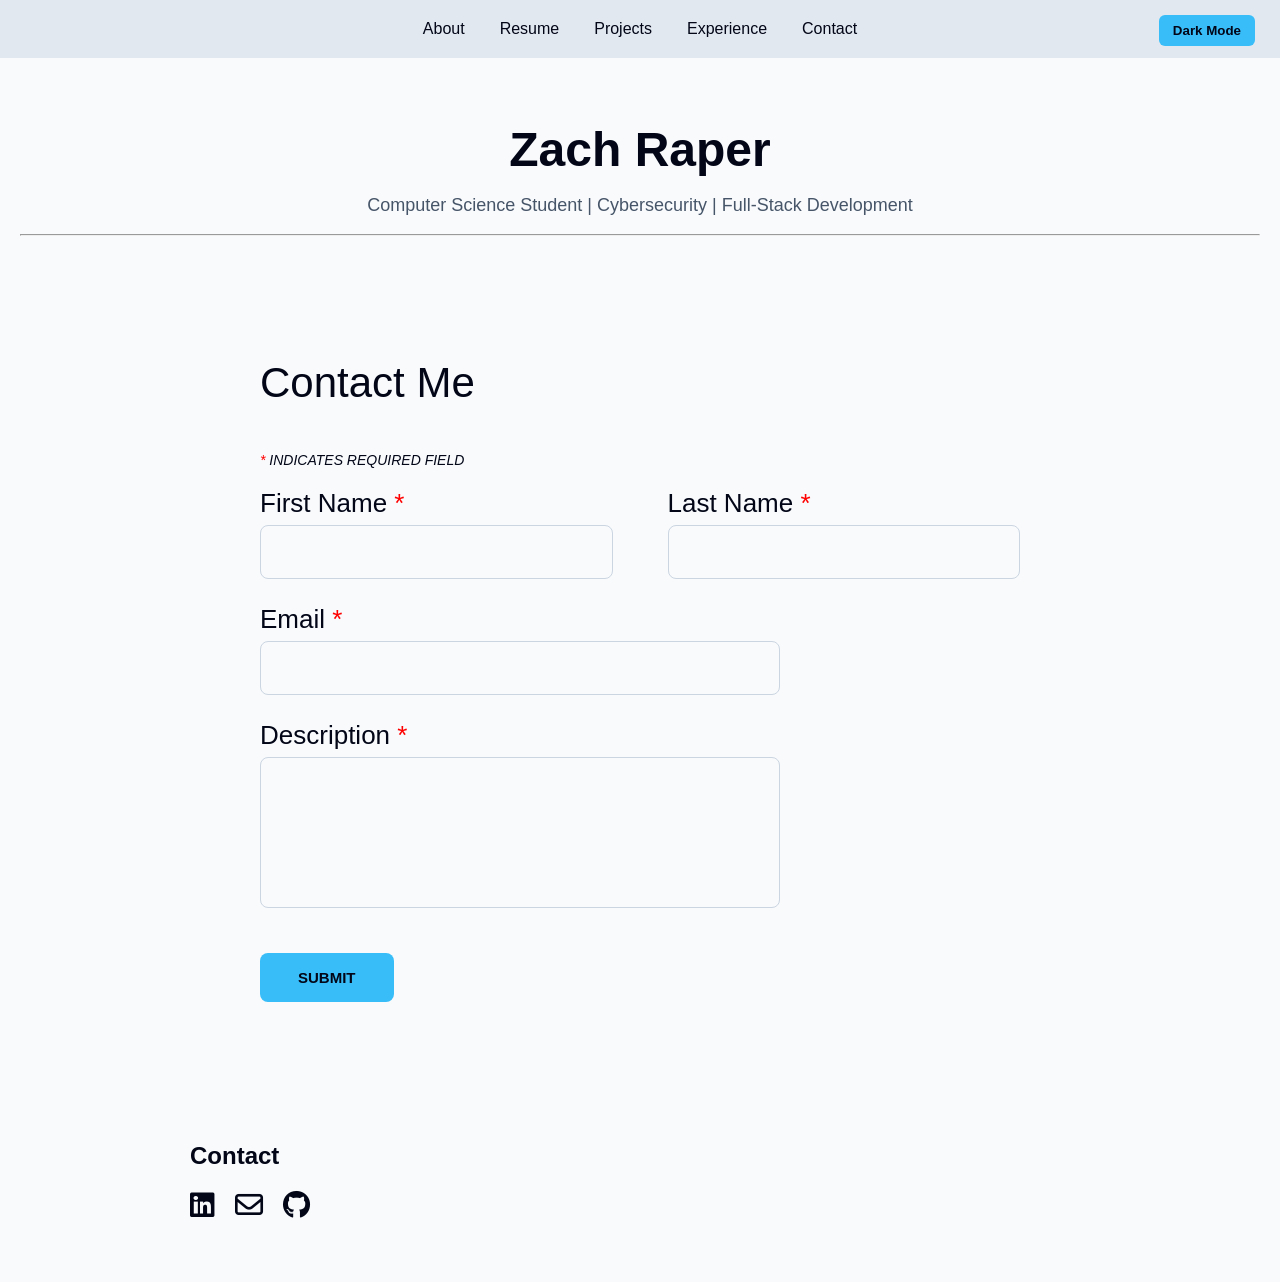
<file: contact.html>
<!DOCTYPE html>
<html lang="en">

    <head>
        <meta charset="UTF-8">
        <meta name="viewport" content="width=device-width, initial-scale=1.0">
        <title>Contact Me</title>

        <link rel="stylesheet" href="style.css">
        <link rel="stylesheet" href="https://cdnjs.cloudflare.com/ajax/libs/font-awesome/6.5.1/css/all.min.css">
    </head>
    <body>

        <nav>
            <ul>
                <li><a href="https://raperzac05-crypto.github.io/portfolio/">About</a></li>
                <li><a href="https://raperzac05-crypto.github.io/portfolio/resume.html">Resume</a></li>
                <li><a href="https://raperzac05-crypto.github.io/portfolio/projects.html">Projects</a></li>
                <li><a href="https://raperzac05-crypto.github.io/portfolio/experience.html">Experience</a></li>
                <li><a href="https://raperzac05-crypto.github.io/portfolio/contact.html">Contact</a></li>
            </ul>

            <button id="theme-toggle" class="theme-toggle">Light Mode</button>
        </nav>

        <header class="hero fade-in">
            <h1>Zach Raper</h1>
            <p>Computer Science Student | Cybersecurity | Full-Stack Development</p>
            <hr>
        </header>
        
    <section id="contact" class="fade-in contact-section">
        <h2>Contact Me</h2>

        <p class="required-note"><span>*</span> INDICATES REQUIRED FIELD</p>

        <form class="contact-form" action="https://formspree.io/f/meenjqej" method="POST">

        <div class="form-row">
            <div class="form-group">
                <label>First Name <span>*</span></label>
                <input type="text" name="first_name" required>
            </div>

            <div class="form-group">
                <label>Last Name <span>*</span></label>
                <input type="text" name="last_name" required>
            </div>
        </div>

        <div class="form-group full-width">
            <label>Email <span>*</span></label>
            <input type="email" name="email" required>
        </div>

        <div class="form-group full-width">
            <label>Description <span>*</span></label>
            <textarea name="description" required></textarea>
        </div>

        <button type="submit">SUBMIT</button>
    </form>
</section>
        </section>
        </form>

        <section class="fade-in" id="contact">
        <h2>Contact</h2>

        <div class="contact-icons">
            <a href="https://www.linkedin.com/in/zachary-raper-7a3034391/" target="_blank">
                <i class="fa-brands fa-linkedin"></i>
            </a>

            <a href="mailto:raperzac05@gmail.com">
                <i class="fa-regular fa-envelope"></i>
            </a>

            <a href="https://github.com/raperzac05-crypto" target="_blank">
                <i class="fa-brands fa-github"></i>
            </a>
        </div>
    </section>
    <script src="script.js"></script>
    </body>
</html>
</file>
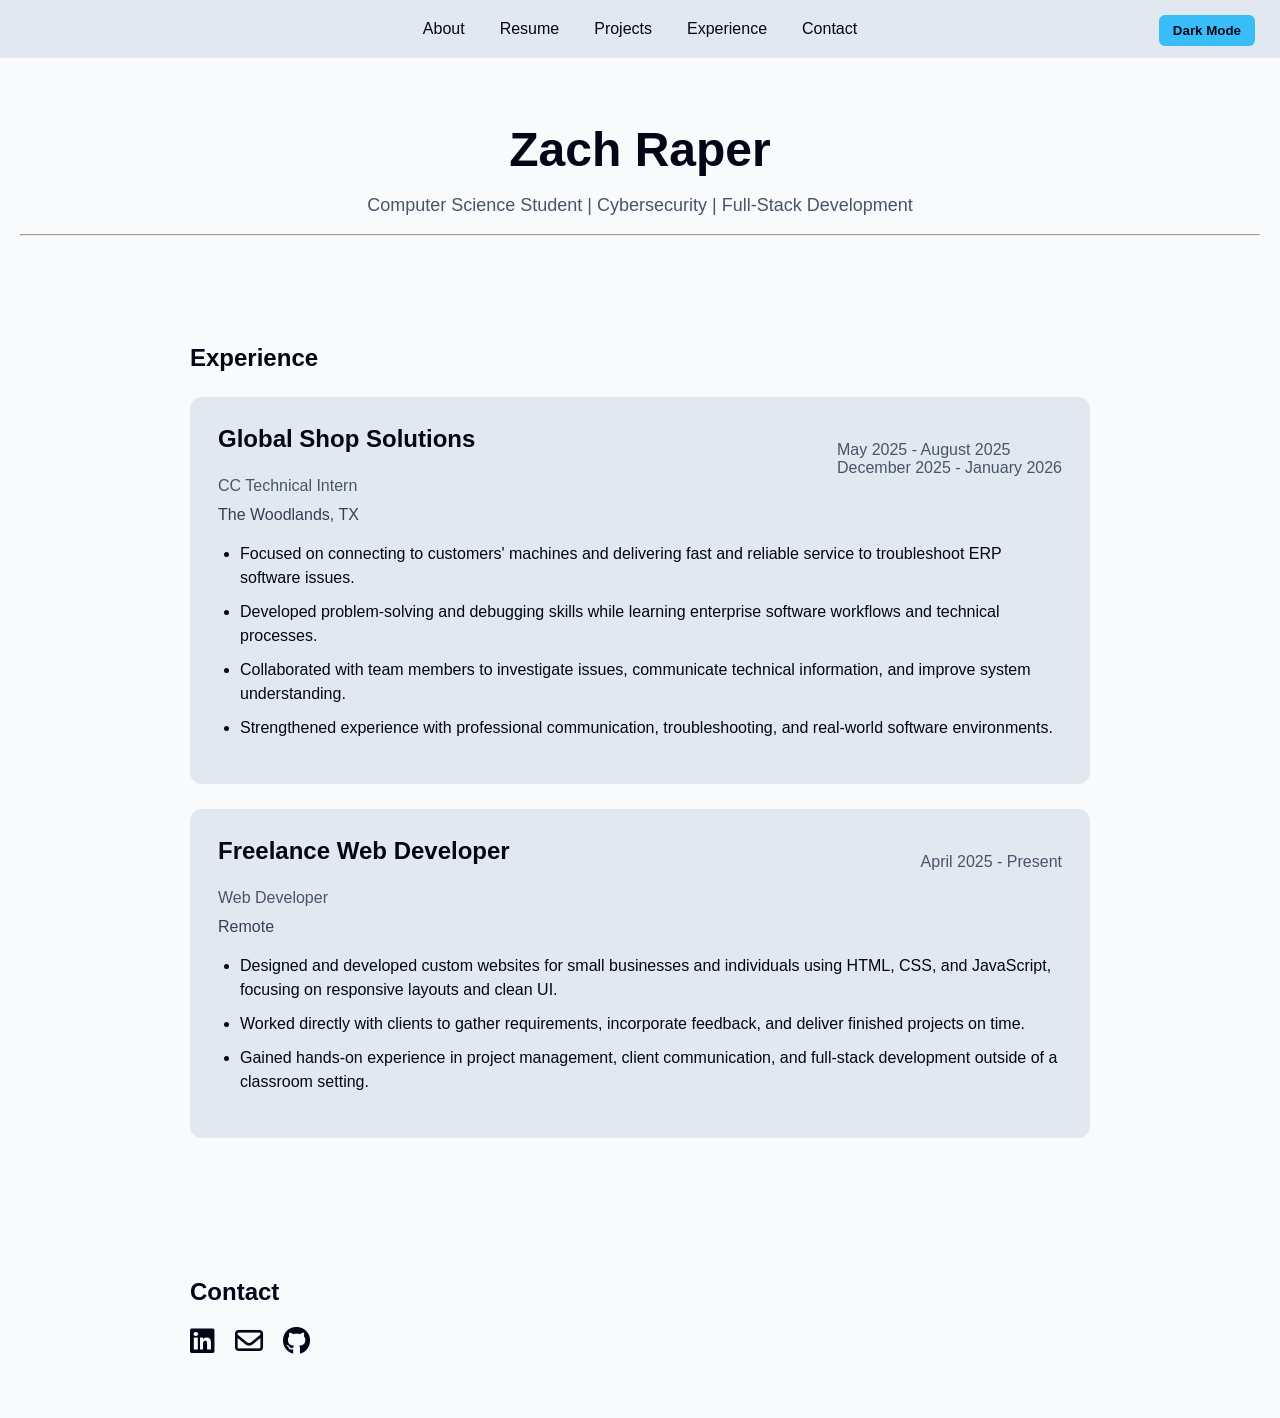
<file: experience.html>
<!DOCTYPE html>
<html lang="en">

    <head>
        <meta charset="UTF-8">
        <meta name="viewport" content="width=device-width, initial-scale=1.0">
        <title>Projects</title>

        <link rel="stylesheet" href="style.css">
        <link rel="stylesheet" href="https://cdnjs.cloudflare.com/ajax/libs/font-awesome/6.5.1/css/all.min.css">
    </head>
    <body>

        <nav>
            <ul>
                <li><a href="https://raperzac05-crypto.github.io/portfolio/">About</a></li>
                <li><a href="https://raperzac05-crypto.github.io/portfolio/resume.html">Resume</a></li>
                <li><a href="https://raperzac05-crypto.github.io/portfolio/projects.html">Projects</a></li>
                <li><a href="https://raperzac05-crypto.github.io/portfolio/experience.html">Experience</a></li>
                <li><a href="https://raperzac05-crypto.github.io/portfolio/contact.html">Contact</a></li>
            </ul>

            <button id="theme-toggle" class="theme-toggle">Light Mode</button>
        </nav>

        <header class="hero fade-in">
            <h1>Zach Raper</h1>
            <p>Computer Science Student | Cybersecurity | Full-Stack Development</p>
            <hr>
        </header>   

    <section id="experience" class="fade-in">
        <h2>Experience</h2>

        <div class="experience-card">
            <div class="experience-header">
                <div>
                    <h3>Global Shop Solutions</h3>
                    <p class="role">CC Technical Intern</p>
                </div>

                <p class="date">
                    May 2025 - August 2025<br>
                    December 2025 - January 2026
                </p>
            </div>

            <p class="location">The Woodlands, TX</p>

            <ul>
                <li>Focused on connecting to customers' machines and delivering fast and reliable service to troubleshoot ERP software issues.</li>

                <li>Developed problem-solving and debugging skills while learning enterprise software workflows and technical processes.</li>

                <li>Collaborated with team members to investigate issues, communicate technical information, and improve system understanding.</li>

                <li>Strengthened experience with professional communication, troubleshooting, and real-world software environments.</li>
            </ul>
        </div>
    
    <div class="experience-card">
        <div class="experience-header">
            <div>
                <h3>Freelance Web Developer</h3>
                <p class="role">Web Developer</p>
            </div>

            <p class="date">
                April 2025 - Present<br>
            </p>
        </div>

        <p class="location">Remote</p>

            <ul>
                <li>Designed and developed custom websites for small businesses and individuals using HTML, CSS, and JavaScript, focusing on responsive layouts and clean UI.</li>

                <li>Worked directly with clients to gather requirements, incorporate feedback, and deliver finished projects on time.</li>

                <li>Gained hands-on experience in project management, client communication, and full-stack development outside of a classroom setting.</li>
            </ul>
        </div>
    </section>
    
    <section class="fade-in" id="contact">
        <h2>Contact</h2>

        <div class="contact-icons">
            <a href="https://www.linkedin.com/in/zachary-raper-7a3034391/" target="_blank">
                <i class="fa-brands fa-linkedin"></i>
            </a>

            <a href="mailto:raperzac05@gmail.com">
                <i class="fa-regular fa-envelope"></i>
            </a>

            <a href="https://github.com/raperzac05-crypto" target="_blank">
                <i class="fa-brands fa-github"></i>
            </a>
        </div>
    </section>
    <script src="script.js"></script>
    </body>
</html>
</file>
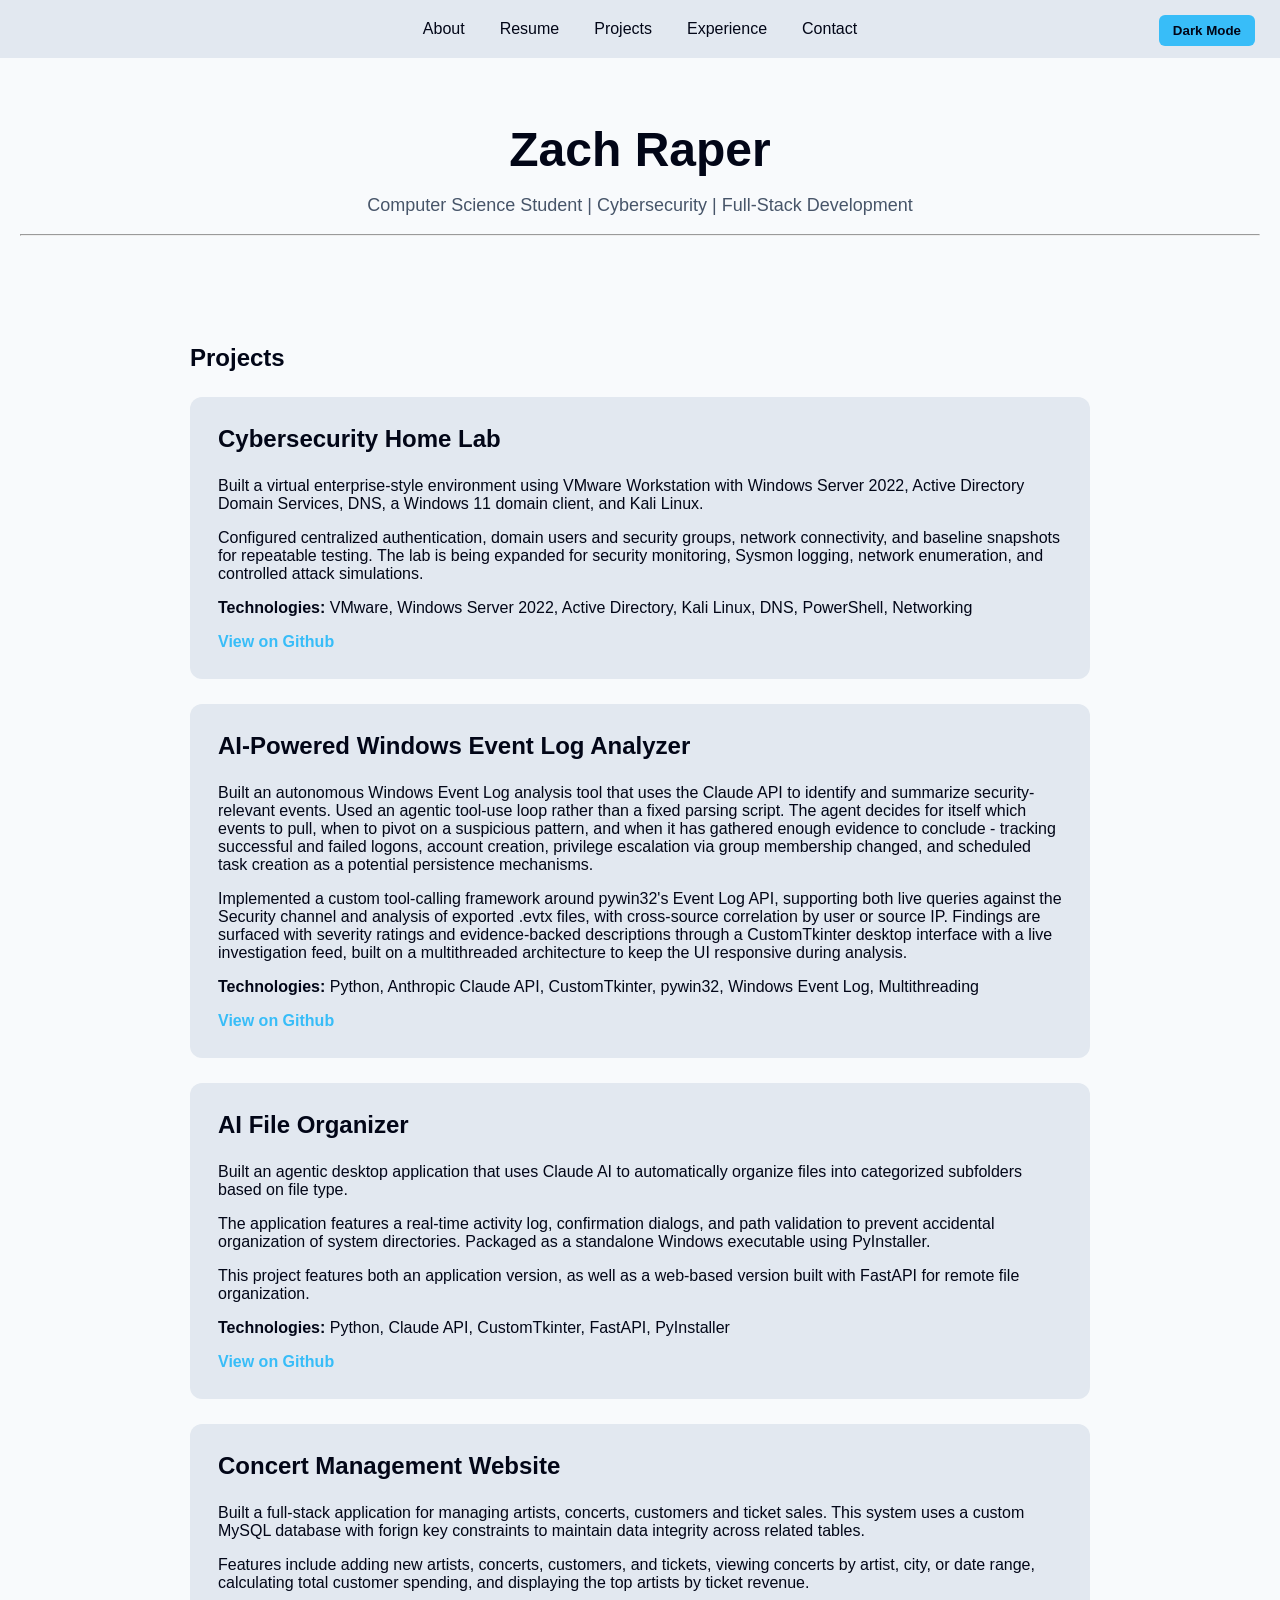
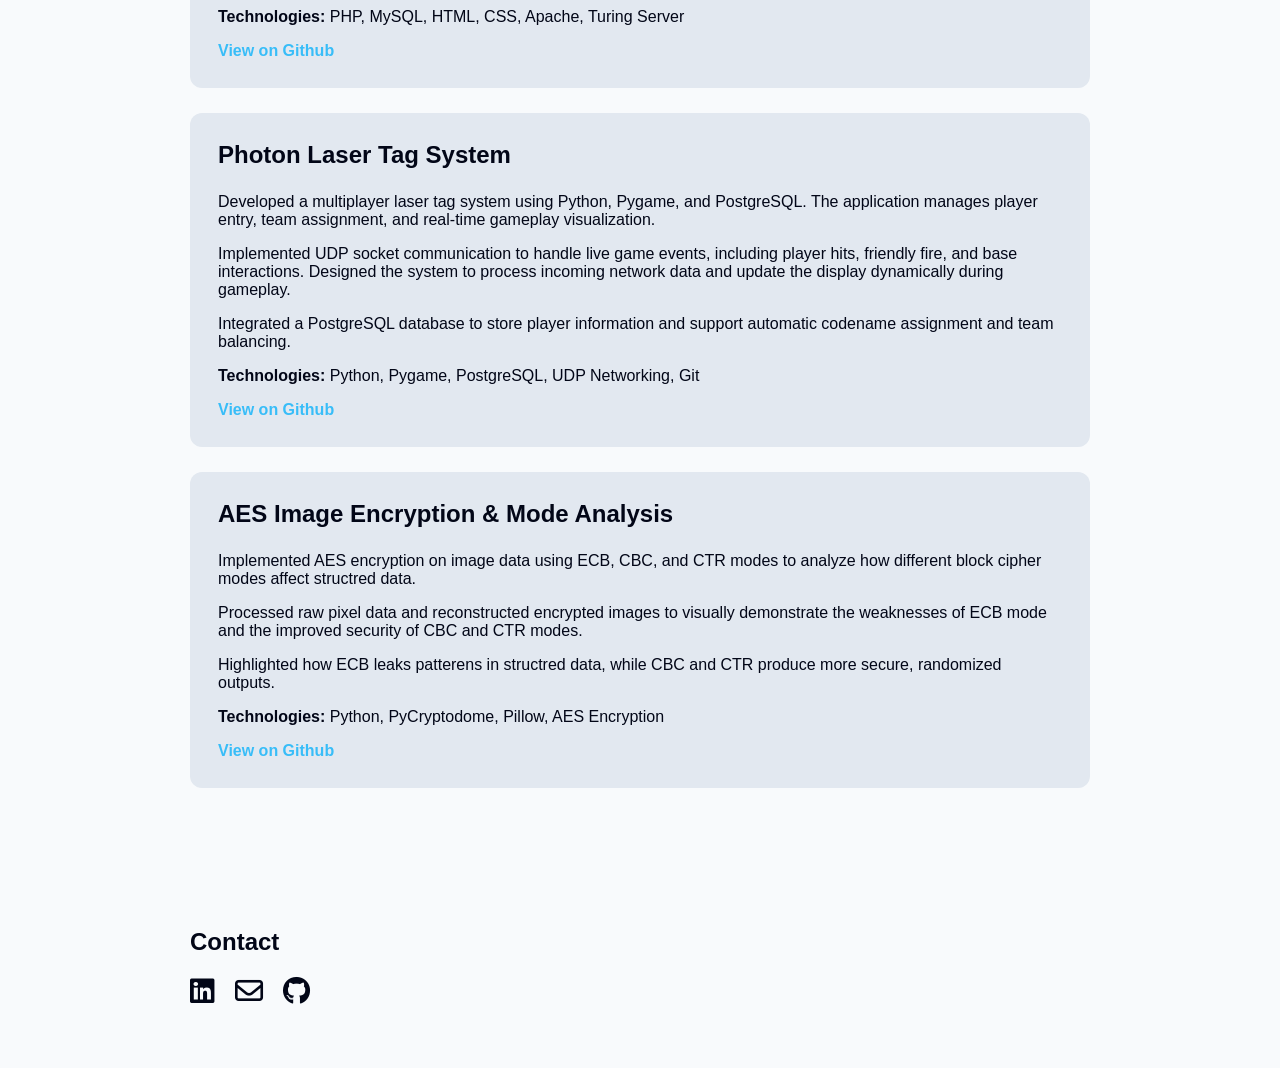
<file: projects.html>
<!DOCTYPE html>
<html lang="en">

    <head>
        <meta charset="UTF-8">
        <meta name="viewport" content="width=device-width, initial-scale=1.0">
        <title>Projects</title>

        <link rel="stylesheet" href="style.css">
        <link rel="stylesheet" href="https://cdnjs.cloudflare.com/ajax/libs/font-awesome/6.5.1/css/all.min.css">
    </head>
    <body>

        <nav>
            <ul>
                <li><a href="https://raperzac05-crypto.github.io/portfolio/">About</a></li>
                <li><a href="https://raperzac05-crypto.github.io/portfolio/resume.html">Resume</a></li>
                <li><a href="https://raperzac05-crypto.github.io/portfolio/projects.html">Projects</a></li>
                <li><a href="https://raperzac05-crypto.github.io/portfolio/experience.html">Experience</a></li>
                <li><a href="https://raperzac05-crypto.github.io/portfolio/contact.html">Contact</a></li>
            </ul>

            <button id="theme-toggle" class="theme-toggle">Light Mode</button>
        </nav>

        <header class="hero fade-in">
            <h1>Zach Raper</h1>
            <p>Computer Science Student | Cybersecurity | Full-Stack Development</p>
            <hr>
        </header>   


<section class="fade-in" id="projects">
        <h2>Projects</h2>

        <div class="project-card">
            <h3>Cybersecurity Home Lab</h3>

            <p>
                Built a virtual enterprise-style environment using VMware Workstation with Windows Server 2022,
                Active Directory Domain Services, DNS, a Windows 11 domain client, and Kali Linux. 
            </p>

            <p>
                Configured centralized authentication, domain users and security groups, network connectivity, and 
                baseline snapshots for repeatable testing. The lab is being expanded for security monitoring, 
                Sysmon logging, network enumeration, and controlled attack simulations.
            </p>

            <p>
                <strong>Technologies:</strong> VMware, Windows Server 2022, Active Directory, Kali Linux, DNS, PowerShell, Networking
            </p>
            
            <a href="https://github.com/raperzac05-crypto/Cybersecurirty-Home-Lab" target="_blank">View on Github</a>
        </div>

        <div class="project-card">
            <h3>AI-Powered Windows Event Log Analyzer</h3>

            <p>
                Built an autonomous Windows Event Log analysis tool that uses the Claude API to identify and summarize 
                security-relevant events. Used an agentic tool-use loop rather than a fixed parsing script. The agent decides
                for itself which events to pull, when to pivot on a suspicious pattern, and when it has gathered enough evidence
                to conclude - tracking successful and failed logons, account creation, privilege escalation via group membership changed,
                and scheduled task creation as a potential persistence mechanisms.
            </p>

            <p>
                Implemented a custom tool-calling framework around pywin32's Event Log API, supporting both live queries
                against the Security channel and analysis of exported .evtx files, with cross-source correlation by user
                or source IP. Findings are surfaced with severity ratings and evidence-backed descriptions through a
                CustomTkinter desktop interface with a live investigation feed, built on a multithreaded architecture to
                keep the UI responsive during analysis.
            </p>

            <p>
                <strong>Technologies:</strong> Python, Anthropic Claude API, CustomTkinter, pywin32, Windows Event Log,
                Multithreading
            </p>

            <a href="https://github.com/raperzac05-crypto/windows-log-analysis" target="_blank">View on Github</a>
        </div>

        <div class="project-card">
            <h3>AI File Organizer</h3>
            <p>
                Built an agentic desktop application that uses Claude AI to automatically 
                organize files into categorized subfolders based on file type.
            </p>

            <p>
                The application features a real-time activity log, confirmation dialogs, 
                and path validation to prevent accidental organization of system directories.
                Packaged as a standalone Windows executable using PyInstaller.
            </p>

            <p>
                This project features both an application version, as well as a web-based version built with FastAPI 
                for remote file organization.
            </p>

            <p>
                <strong>Technologies:</strong> Python, Claude API, CustomTkinter, FastAPI, PyInstaller
            </p>

            <a href="https://github.com/raperzac05-crypto/AI-File-Organizer" target="_blank">View on Github</a>
        </div>

        <div class = "project-card">
            <h3>Concert Management Website</h3>

            <p>
                Built a full-stack application for managing artists, concerts,
                customers and ticket sales. This system uses a custom MySQL database
                with forign key constraints to maintain data integrity across related tables. 
            </p>

            <p>
                Features include adding new artists, concerts, customers, and tickets,
                viewing concerts by artist, city, or date range, calculating total customer spending,
                and displaying the top artists by ticket revenue.
            </p>

            <p>
                <strong>Technologies:</strong> PHP, MySQL, HTML, CSS, Apache, Turing Server
            </p>

            <a href="https://github.com/raperzac05-crypto/concert-management-website" target="_blank">View on Github</a>
        </div>

        <div class="project-card">
            <h3>Photon Laser Tag System</h3>

            <p>
                Developed a multiplayer laser tag system using Python, Pygame, and PostgreSQL.
                The application manages player entry, team assignment, and real-time gameplay
                visualization.
            </p>

            <p>
                Implemented UDP socket communication to handle live game events, including player hits,
                friendly fire, and base interactions. Designed the system to process incoming network
                data and update the display dynamically during gameplay.
            </p>

            <p>
                Integrated a PostgreSQL database to store player information and support automatic
                codename assignment and team balancing.
            </p>

            <p>
                <strong>Technologies:</strong> Python, Pygame, PostgreSQL, UDP Networking, Git
            </p>
            <a href="https://github.com/raperzac05-crypto/Photon-Team10-Repository" target="_blank">View on Github</a>
        </div>

        <div class="project-card">
            <h3>AES Image Encryption & Mode Analysis</h3>

            <p>
                Implemented AES encryption on image data using ECB, CBC, and CTR modes
                to analyze how different block cipher modes affect structred data.
            </p>

            <p>
                Processed raw pixel data and reconstructed encrypted images to visually
                demonstrate the weaknesses of ECB mode and the improved security of CBC
                and CTR modes.
            </p>

            <p>
                Highlighted how ECB leaks patterens in structred data, while CBC and CTR
                produce more secure, randomized outputs.
            </p>

            <p>
                <strong>Technologies:</strong> Python, PyCryptodome, Pillow, AES Encryption
            </p>
            <a href="https://github.com/raperzac05-crypto/AES-Image-Encryption-Mode-Analysis" target="_blank">View on Github</a>
        </div>

        
    </section>
    <section class="fade-in" id="contact">
        <h2>Contact</h2>

        <div class="contact-icons">
            <a href="https://www.linkedin.com/in/zachary-raper-7a3034391/" target="_blank">
                <i class="fa-brands fa-linkedin"></i>
            </a>

            <a href="mailto:raperzac05@gmail.com">
                <i class="fa-regular fa-envelope"></i>
            </a>

            <a href="https://github.com/raperzac05-crypto" target="_blank">
                <i class="fa-brands fa-github"></i>
            </a>
        </div>
    </section>
    <script src="script.js"></script>
    </body>
</html>
</file>
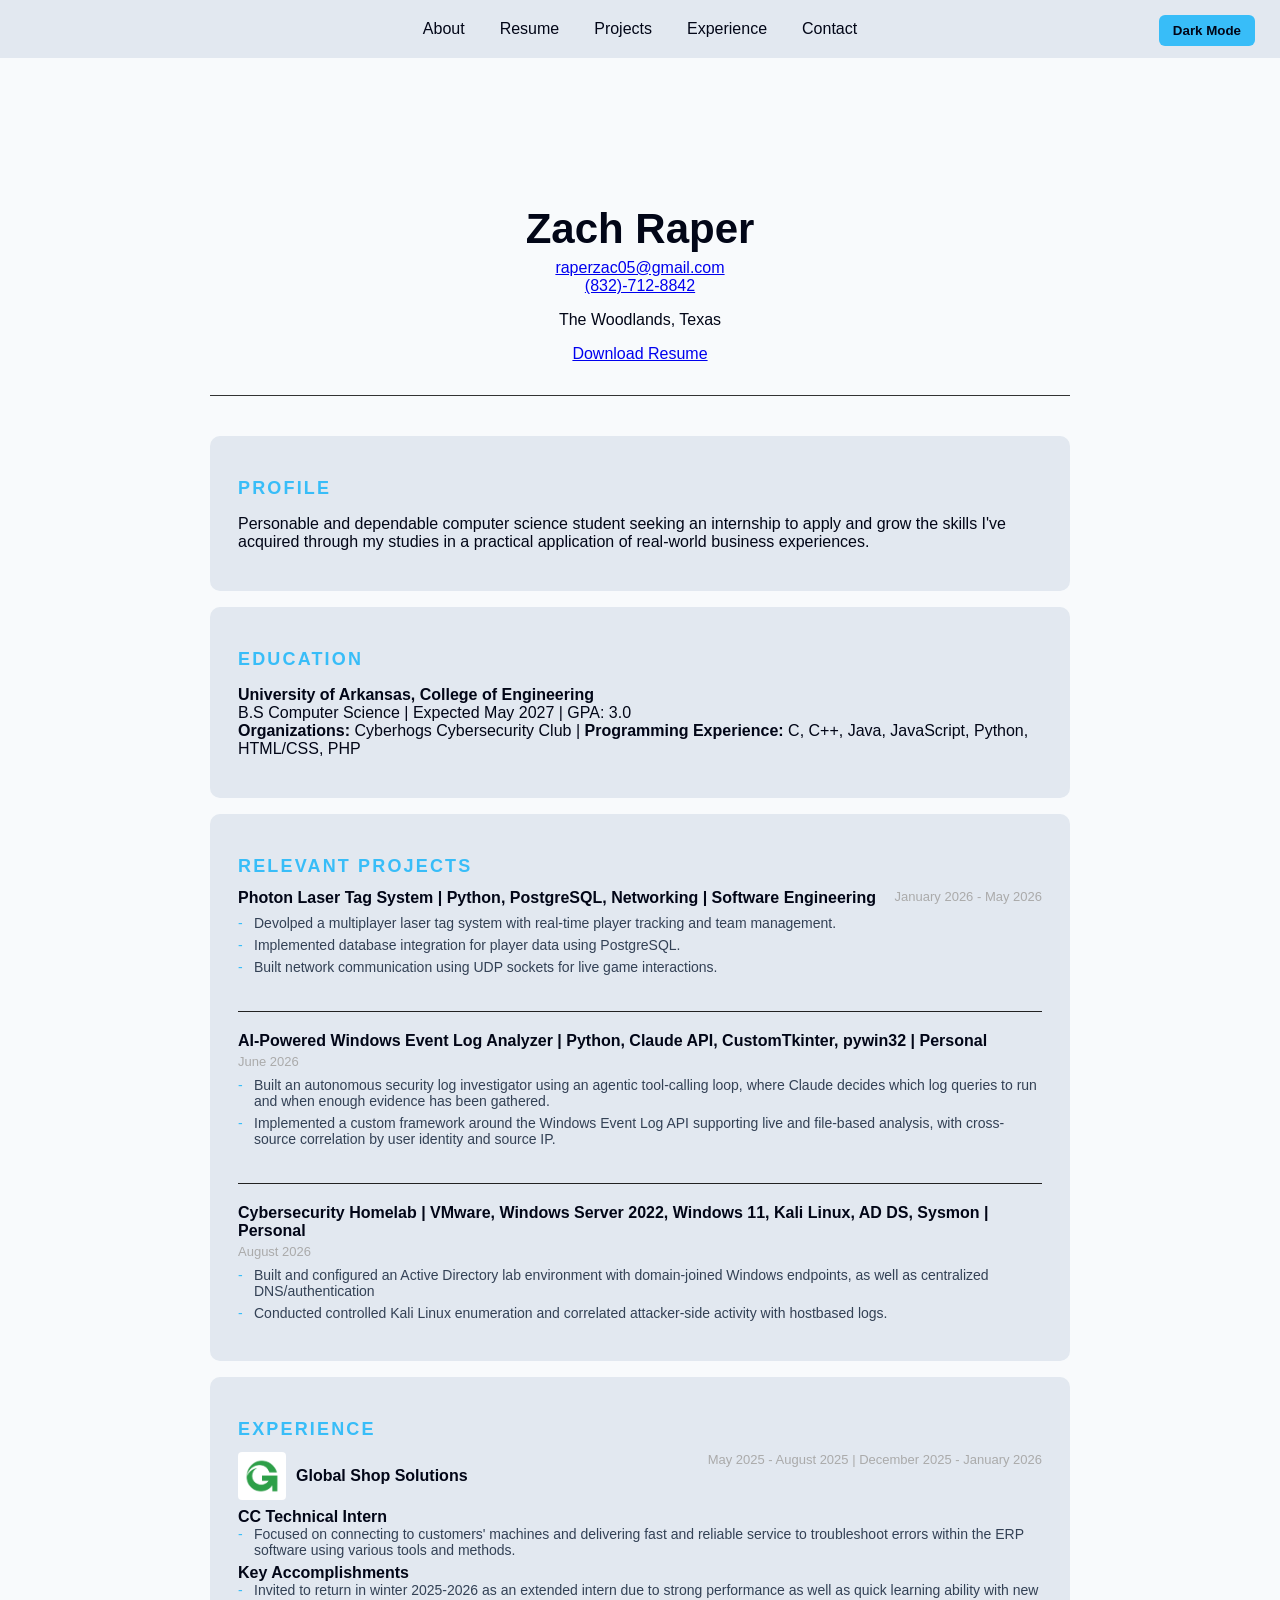
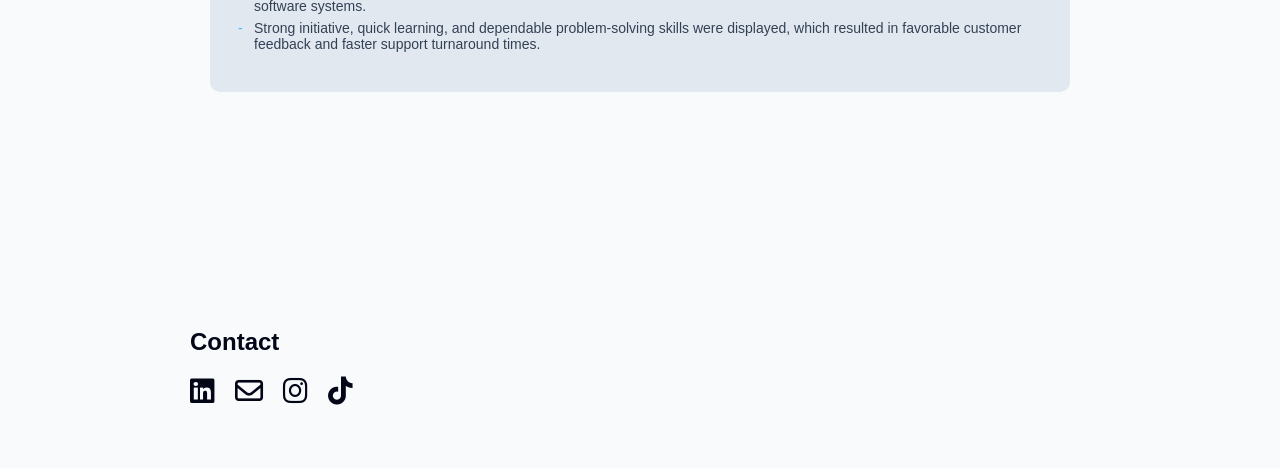
<file: resume.html>
<!DOCTYPE html>
<html lang="en">
    <head>
        <meta charset="UTF-8">
        <meta name="viewport" content="width=device-width, initial-scale=1.0">
        <title>Zach Raper | Portfolio</title>

        <link rel="stylesheet" href="style.css">
        <link rel="stylesheet" href="https://cdnjs.cloudflare.com/ajax/libs/font-awesome/6.5.1/css/all.min.css">
    </head>
    <body>

        <nav>
            <ul>
                <li><a href="https://raperzac05-crypto.github.io/portfolio/">About</a></li>
                <li><a href="https://raperzac05-crypto.github.io/portfolio/resume.html">Resume</a></li>
                <li><a href="https://raperzac05-crypto.github.io/portfolio/projects.html">Projects</a></li>
                <li><a href="https://raperzac05-crypto.github.io/portfolio/experience.html">Experience</a></li>
                <li><a href="https://raperzac05-crypto.github.io/portfolio/contact.html">Contact</a></li>
            </ul>

            <button id="theme-toggle" class="theme-toggle">Light Mode</button>
        </nav>

    <section id="resume" class="fade-in">
        <div class="resume-page">
            <div class="resume-header">
                <h1>Zach Raper</h1>
                <a href="raperzac05@gmail.com">raperzac05@gmail.com</a><br>
                <a href="tel:+832-712-8842">(832)-712-8842</a>
                <p>The Woodlands, Texas</p>
                <a href="assets/docs/resume.pdf" download class="download-btn">Download Resume</a>
            </div>

            <hr class="resume-divider">

            <section class="resume-section">
                <p class="section-label">Profile</p>
                <p>
                    Personable and dependable computer science student seeking an internship to apply and grow the skills
                    I've acquired through my studies in a practical application of real-world business experiences. 
                </p>
            </section>

            <section class="resume-section">
                <p class="section-label">Education</p>
                <p>
                    <strong>University of Arkansas, College of Engineering</strong><br>
                    B.S Computer Science | Expected May 2027 | GPA: 3.0<br>
                    <strong>Organizations:</strong> Cyberhogs Cybersecurity Club | 
                    <strong>Programming Experience:</strong> C, C++, Java, JavaScript, Python, HTML/CSS, PHP
                </p>
            </section>

            <section class="resume-section">
                <p class="section-label">Relevant Projects</p>
                    <div class="exp-entry">
                        <div class="exp-header">
                            <div class="exp-title-group">
                                <span class="exp-title">Photon Laser Tag System | Python, PostgreSQL, Networking | Software Engineering </span>
                            </div>
                        <span class="exp-date">January 2026 - May 2026</span>
                    </div>
                    <ul class="exp-bullets">
                        <li>
                            Devolped a multiplayer laser tag system with real-time player tracking and team management.
                        </li>

                        <li>
                            Implemented database integration for player data using PostgreSQL.
                        </li>

                        <li>
                            Built network communication using UDP sockets for live game interactions.
                        </li>
                    </ul>
                    </div>

                    <div class="exp-entry">
                        <div class="exp-header">
                            <div class="exp-title-group">
                                <span class="exp-title">AI-Powered Windows Event Log Analyzer | Python, Claude API, CustomTkinter, pywin32 | Personal</span>
                            </div>
                        <span class="exp-date">June 2026</span>
                        </div>
                        <ul class="exp-bullets">
                            <li>
                                Built an autonomous security log investigator using an agentic tool-calling loop, where Claude
                                decides which log queries to run and when enough evidence has been gathered.
                            </li>

                            <li>
                                Implemented a custom framework around the Windows Event Log API supporting live and file-based
                                analysis, with cross-source correlation by user identity and source IP.
                            </li>
                        </ul>
                    </div>
                

                <div class="exp-entry">
                    <div class="exp-header">
                        <div class="exp-title-group">
                            <span class="exp-title">Cybersecurity Homelab | VMware, Windows Server 2022, Windows 11, Kali Linux, AD DS, Sysmon | Personal</span>
                        </div>
                    <span class="exp-date">August 2026</span>
                    </div>

                    <ul class="exp-bullets">
                        <li>
                            Built and configured an Active Directory lab environment with domain-joined Windows
                            endpoints, as well as centralized DNS/authentication
                        </li>

                        <li>
                            Conducted controlled Kali Linux enumeration and correlated attacker-side activity with hostbased logs.                        
                        </li>
                    </ul>
            </section>

            <section class="resume-section">
                <p class="section-label">Experience</p>
                <div class="exp-entry">
                    <div class="exp-header">
                        <div class="exp-title-group">
                            <img src="images/GS.png" alt="Global Shop Solutions" class="company-logo">
                            <span class="exp-title">Global Shop Solutions</span>
                        </div>
                    <span class="exp-date">May 2025 - August 2025 | December 2025 - January 2026</span>
                    </div>
                    <ul class="exp-bullets">
                        <div class="exp-title">CC Technical Intern</div>
                            <li>
                                Focused on connecting to customers' machines and delivering fast and reliable service to
                                troubleshoot errors within the ERP software using various tools and methods.
                            </li>
                        <div class="exp-title">Key Accomplishments</div>
                            <li>
                                Invited to return in winter 2025-2026 as an extended intern due to strong performance as well as
                                quick learning ability with new software systems.
                            </li>

                            <li>
                                Strong initiative, quick learning, and dependable problem-solving skills were displayed,
                                which resulted in favorable customer feedback and faster support turnaround times.
                            </li>
                    </ul>
                </div>
            </section>
        </div>
    </section>

    

         <section class="fade-in" id="contact">
        <h2>Contact</h2>

        <div class="contact-icons">
            <a href="https://www.linkedin.com/in/ethan-platt-7206a6261/" target="_blank">
                <i class="fa-brands fa-linkedin"></i>
            </a>

            <a href="mailto:ethanmichaelplatt@gmail.com">
                <i class="fa-regular fa-envelope"></i>
            </a>

            <a href="https://www.instagram.com/plattinumla/" target="_blank">
                <i class="fa-brands fa-instagram"></i>
            </a>

            <a href="https://www.tiktok.com/@plattinumla" target="_blank"> 
                <i class="fa-brands fa-tiktok"></i>
            </a>
        </div>
    </section>
    <script src="script.js"></script>
    </body>
</html>
</file>
<file: style.css>
/* ===== GLOBAL ===== */
html {
    scroll-behavior: smooth;
}

body {
    font-family: Arial, sans-serif;
    margin: 0;
    padding-top: 70px;
    background: #0f172a;
    color: white;
}

/* ===== NAVBAR ===== */
nav {
    position: fixed;
    top: 0;
    left: 0;
    width: 100%;
    background: #020617;
    text-align: center;
    padding: 20px 0;
    z-index: 1000;
}

nav ul {
    list-style: none;
    display: flex;
    justify-content: center;
    gap: 35px;
    margin: 0;
    padding: 0;
}

nav a {
    color: white;
    text-decoration: none;
}

nav a:hover {
    color: #38bdf8;
}

/* ===== ABOUT ===== */

.about-container {
    display: flex;
    align-items: center;
    justify-content: space-between;
    gap: 60px;
}

.about-text {
    flex: 1;
}

.about-text h2 {
    font-size: 48px;
    margin-bottom: 25px;
}

.about-text p {
    font-size: 18px;
    line-height: 1.8;
    margin-bottom: 30px;
}

.about-highlight {
    font-size: 28px;
    font-weight: bold;
    line-height: 1.5;
}

.about-image img {
    width: 350px;
    border-radius: 12px;
    object-fit: cover;
}

/* ===== THEME TOGGLE ===== */
.theme-toggle {
    position: absolute;
    right: 25px;
    top: 15px;
    background: #38bdf8;
    color: #020617;
    border: none;
    padding: 8px 14px;
    border-radius: 6px;
    font-weight: bold;
    cursor: pointer;
}

/* ===== HERO ===== */
.hero {
    text-align: center;
    padding: 20px;
}

.hero h1 {
    font-size: 48px;
    margin-bottom: 10px;
}

.hero p {
    font-size: 18px;
    color: #94a3b8;
}

/* ===== SECTIONS ===== */
section {
    max-width: 900px;
    margin: auto;
    padding: 60px 20px;
}

/* ===== FADE ANIMATION ===== */
.fade-in {
    opacity: 0;
    transform: translateY(30px);
    transition: opacity 0.8s ease, transform 0.8s ease;
}

.fade-in.show {
    opacity: 1;
    transform: translateY(0);
}

/* ===== PROJECTS ===== */
.project-card,
.experience-card {
    background: #1e293b;
    padding: 28px;
    margin-top: 25px;
    border-radius: 12px;
}

.project-card h3,
.experience-card h3 {
    margin-top: 0;
    font-size: 24px;
}

.project-card a {
    color: #38bdf8;
    text-decoration: none;
    font-weight: bold;
}

/* ===== EXPERIENCE ===== */
.experience-header {
    display: flex;
    justify-content: space-between;
    gap: 20px;
    align-items: flex-start;
}

.role,
.date {
    color: #94a3b8;
}

.role {
    margin: 6px 0;
}

.date {
    white-space: nowrap;
}

.location {
    margin-top: 5px;
    color: #cbd5e1;
}

.experience-card ul {
    margin-top: 18px;
    padding-left: 22px;
}

.experience-card li {
    margin-bottom: 10px;
    line-height: 1.5;
}

/* ===== CONTACT ICONS ===== */
.contact-icons {
    display: flex;
    gap: 20px;
    margin-top: 15px;
}

.contact-icons a {
    color: white;
    font-size: 28px;
    transition: color 0.3s ease;
}

.contact-icons a:hover {
    color: #38bdf8;
}

/* ===== CONTACT FORM ===== */
.contact-section {
    max-width: 760px;
    margin: auto;
}

.contact-section h2 {
    font-size: 42px;
    font-weight: normal;
    margin-bottom: 45px;
}

.required-note {
    font-style: italic;
    font-size: 14px;
    margin-bottom: 20px;
}

.required-note span,
.form-group span {
    color: red;
}

.contact-card {
    background: #1e293b;
    border-radius: 12px;
    padding: 28px;
    margin-top: 10px;
}

body.light-mode .contact-card {
    background: #e2e8f0;
}

.contact-form {
    width: 100%;
}

.form-row {
    display: flex;
    gap: 55px;
}

.form-group {
    display: flex;
    flex-direction: column;
    flex: 1;
    margin-bottom: 25px;
}

.form-group label {
    font-size: 26px;
    margin-bottom: 6px;
}

.form-group input,
.form-group textarea {
    background: #0f172a;
    border: 1px solid #334155;
    border-radius: 8px;
    padding: 12px;
    font-size: 18px;
    color: white;
    font-family: inherit;
    transition: border-color 0.2s ease, box-shadow 0.2s ease;
}

.form-group input:focus,
.form-group textarea:focus {
    outline: none;
    border-color: #38bdf8;
    box-shadow: 0 0 0 3px rgba(56, 189, 248, 0.25);
}

body.light-mode .form-group input,
body.light-mode .form-group textarea {
    background: #f8fafc;
    border: 1px solid #cbd5e1;
    color: #020617;
}

.form-group input {
    height: 28px;
}

.form-group textarea {
    height: 125px;
    resize: none;
}

.full-width {
    max-width: 520px;
}

.contact-form button {
    margin-top: 20px;
    background: #38bdf8;
    color: #020617;
    border: none;
    border-radius: 8px;
    padding: 16px 38px;
    font-size: 15px;
    font-weight: bold;
    cursor: pointer;
    transition: background 0.2s ease;
}

.contact-form button:hover {
    background: #1aafd0;
}

/* ===== LIGHT MODE ===== */
body.light-mode {
    background: #f8fafc;
    color: #020617;
}

body.light-mode nav {
    background: #e2e8f0;
}

body.light-mode nav a,
body.light-mode .contact-icons a {
    color: #020617;
}

body.light-mode .project-card,
body.light-mode .experience-card {
    background: #e2e8f0;
}

body.light-mode .hero p,
body.light-mode .role,
body.light-mode .date {
    color: #475569;
}

body.light-mode .location {
    color: #334155;
}

body.light-mode .contact-icons a:hover {
    color: #38bdf8;
}

/* ===== MOBILE RESPONSIVE ===== */
@media (max-width: 768px) {
    body {
        padding-top: 90px;
    }

    nav ul {
        flex-wrap: wrap;
        gap: 18px;
        font-size: 14px;
    }

    .theme-toggle {
        position: static;
        margin-top: 15px;
    }

    .hero h1 {
        font-size: 36px;
    }

    .hero p {
        font-size: 16px;
    }

    section {
        padding: 40px 18px;
    }

    .about-container {
        flex-direction: column;
        text-align: center;
        gap: 30px;
    }

    .about-text h2 {
        font-size: 36px;
    }

    .about-text p {
        font-size: 16px;
        line-height: 1.6;
    }

    .about-highlight {
        font-size: 20px;
    }

    .about-image img {
        width: 260px;
        max-width: 100%;
    }

    .experience-header {
        flex-direction: column;
    }

    .date {
        white-space: normal;
    }

    .form-row {
        flex-direction: column;
        gap: 0;
    }

    .full-width {
        max-width: 100%;
    }

    .form-group label {
        font-size: 22px;
    }
}

/* ===== RESUME ===== */
.resume-page {
    max-width: 900px;
    margin: auto;
    padding: 40px 20px 80px;
}

.resume-header {
    text-align: center;
    margin-bottom: 32px;
}

.resume-header h1 {
    font-size: 42px;
    margin-bottom: 6px;
}

.resume-header .contact-line {
    font-size: 15px;
    color: #aaaaaa;
    margin-bottom: 0;
}

.resume-header .contact-line a {
    color: #38bdf8;
    text-decoration: none;
}

.btn-download {
    display: inline-block;
    background: #38bdf8;
    color: #020617;
    font-weight: bold;
    font-size: 14px;
    padding: 8px 20px;
    border-radius: 6px;
    text-decoration: none;
}

.btn-download:hover {
    background: #1aafd0;
}

.resume-divider {
    border: none;
    border-top: 1px solid #333333;
    margin-bottom: 40px;
}

.resume-section {
    background: #111111;
    border-radius: 10px;
    padding: 24px 28px;
    margin-bottom: 16px;
}

body.light-mode .resume-section {
    background: #e2e8f0;
}

.section-label {
    font-size: 18px;
    font-weight: bold;
    letter-spacing: 0.12em;
    text-transform: uppercase;
    color: #38bdf8;
    margin-bottom: 12px;
}

.exp-entry {
    padding-bottom: 20px;
    margin-bottom: 20px;
    border-bottom: 1px solid #222222;
}

.exp-entry:last-child {
    border-bottom: none;
    margin-bottom: 0;
    padding-bottom: 0;
}

.exp-header {
    display: flex;
    justify-content: space-between;
    align-items: flex-start;
    flex-wrap: wrap;
    gap: 4px;
    margin-bottom: 6px;
}

.exp-title {
    font-weight: bold;
    font-size: 16px;
}

.exp-date {
    font-size: 13px;
    color: #aaaaaa;
    white-space: nowrap;
}

.exp-bullets {
    list-style: none;
    padding: 0;
    margin-top: 8px;
}

.exp-bullets li {
    position: relative;
    padding-left: 16px;
    font-size: 14px;
    color: #cccccc;
    margin-bottom: 6px;
}

body.light-mode .exp-bullets li {
    color: #334155;
}

.exp-bullets li::before {
    content: '-';
    position: absolute;
    left: 0;
    color: #38bdf8;
}

.stat {
    font-weight: bold;
    color: rgb(255, 255, 255);
}

.exp-title-group {
    display: flex;
    align-items: center;
    gap: 10px;
}

.company-logo {
    width: 48px;
    height: 48px;
    object-fit: contain;
    border-radius: 4px;
}
</file>
